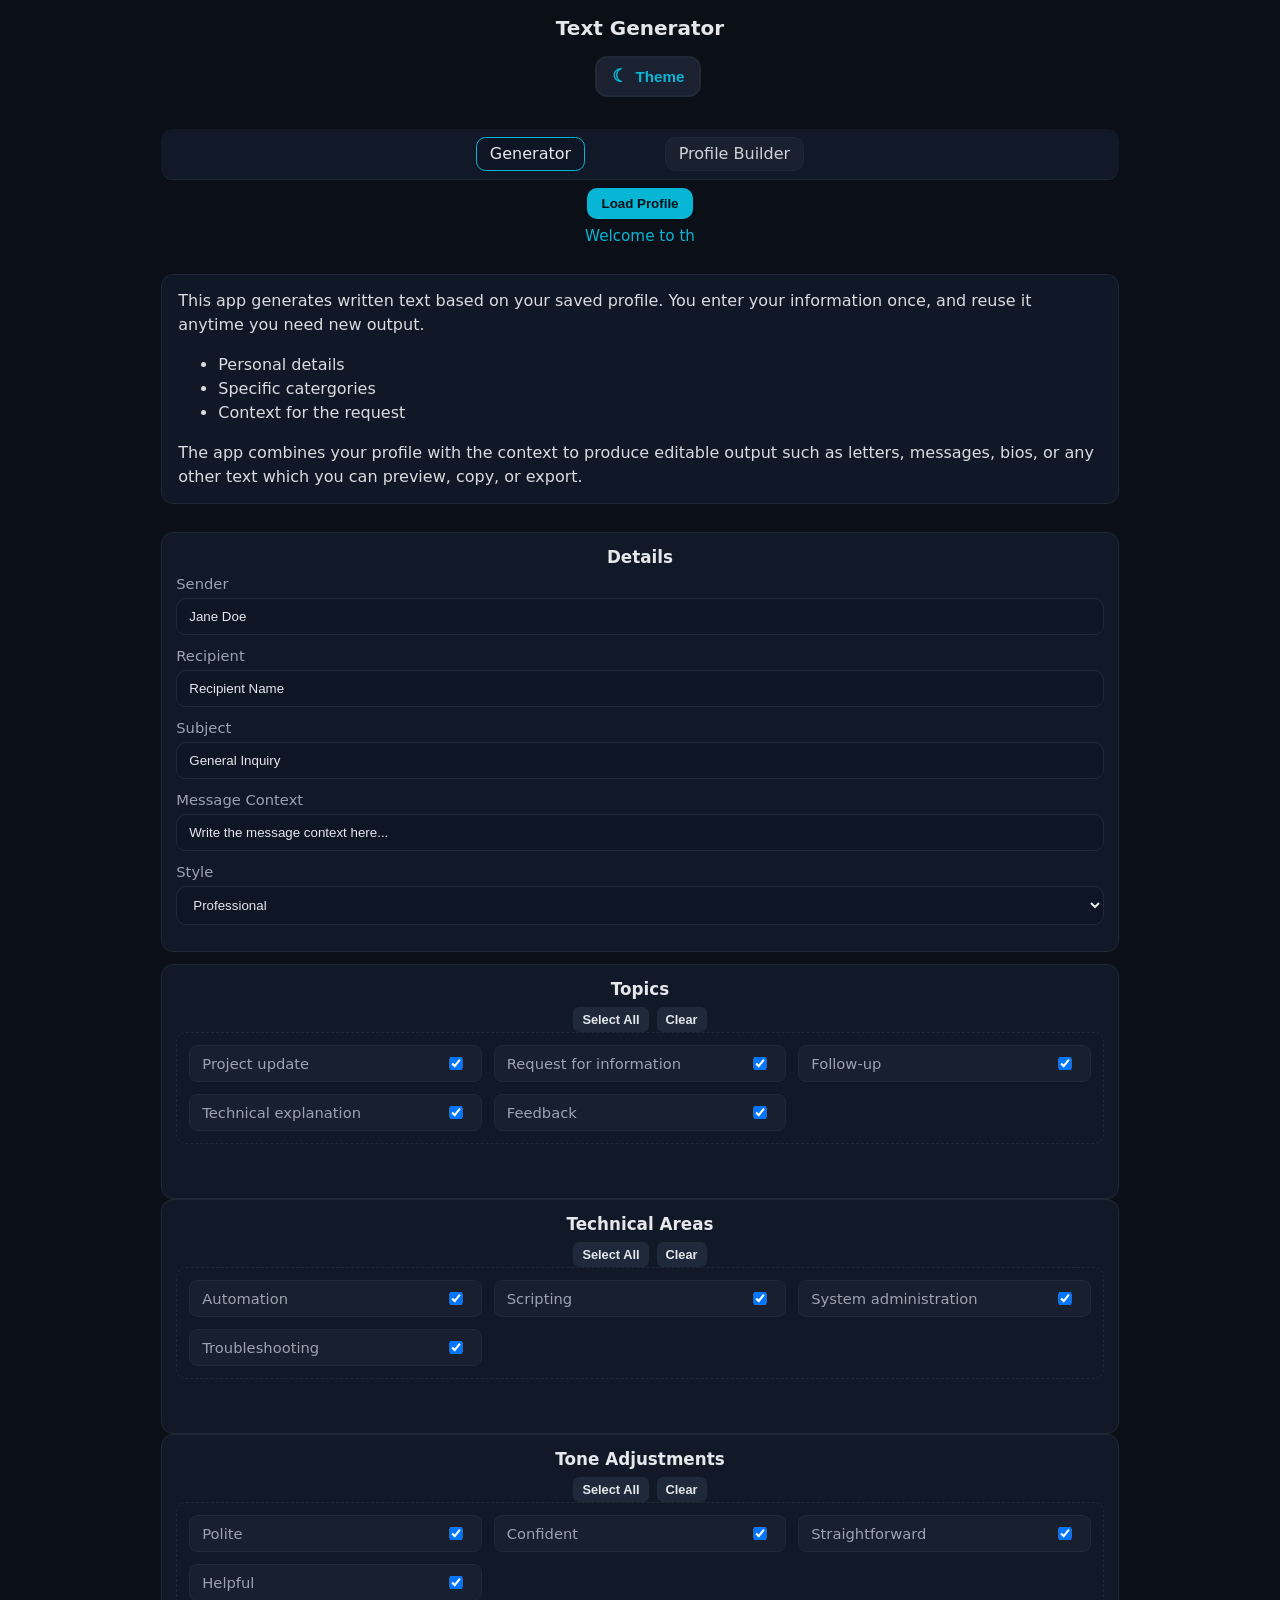
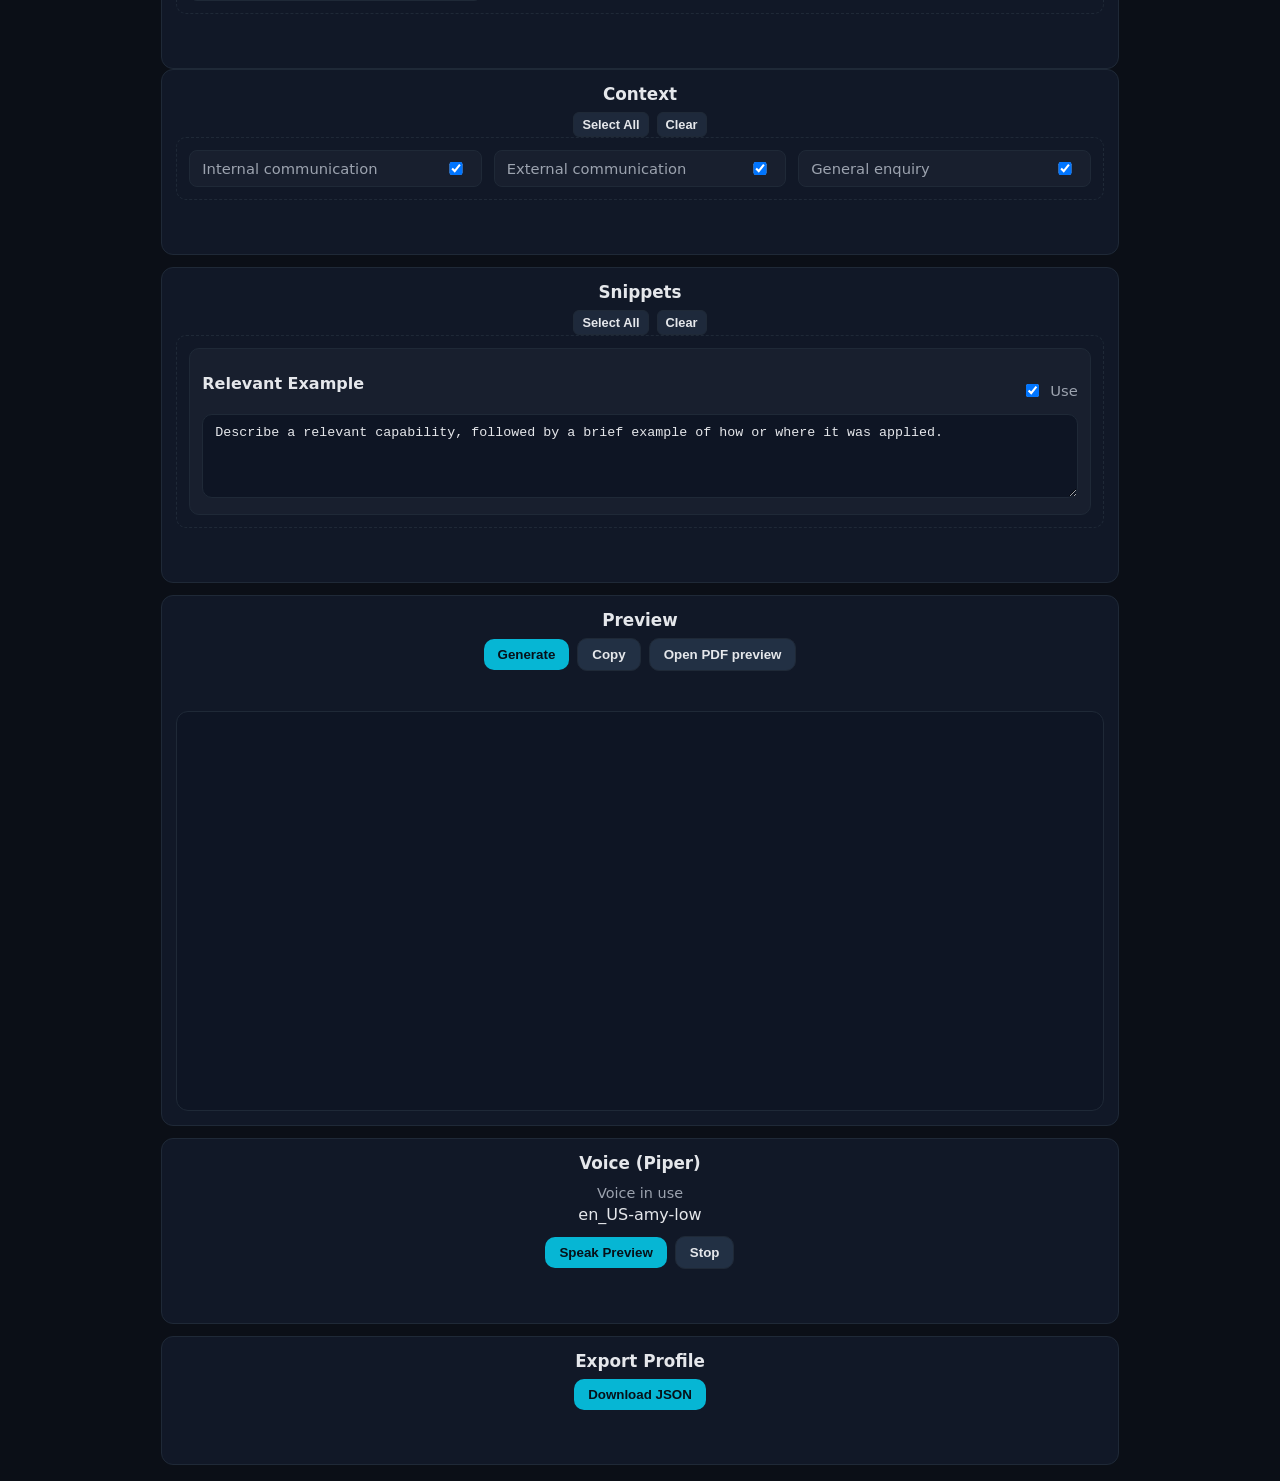
<file: site/index.html>
<!DOCTYPE html>
<html lang="en">
<head>
  <!-- Head / Meta -->
  <meta charset="utf-8" />
  <title>Text Generator</title>
  <meta name="viewport" content="width=device-width, initial-scale=1" />
  <!-- Styles -->
  <link rel="stylesheet" href="css/style.css" />

  <!-- Simple inline favicon -->
  <link rel="icon" href="images/favicon/optimized/favicon.ico" sizes="any">
  <link rel="icon" type="image/png" sizes="32x32" href="images/favicon/optimized/favicon-32x32.png">
  <link rel="icon" type="image/png" sizes="16x16" href="images/favicon/optimized/favicon-16x16.png">
  <link rel="apple-touch-icon" sizes="180x180" href="images/favicon/optimized/favicon-180x180.png">

</head>
<body>
  <!-- App Root -->
  <div id="app"></div>
  <!-- Scripts -->
  <!-- Page Module -->
  <script type="module" src="js/pages/generatorPage.js"></script>
</body>
</html>
</file>
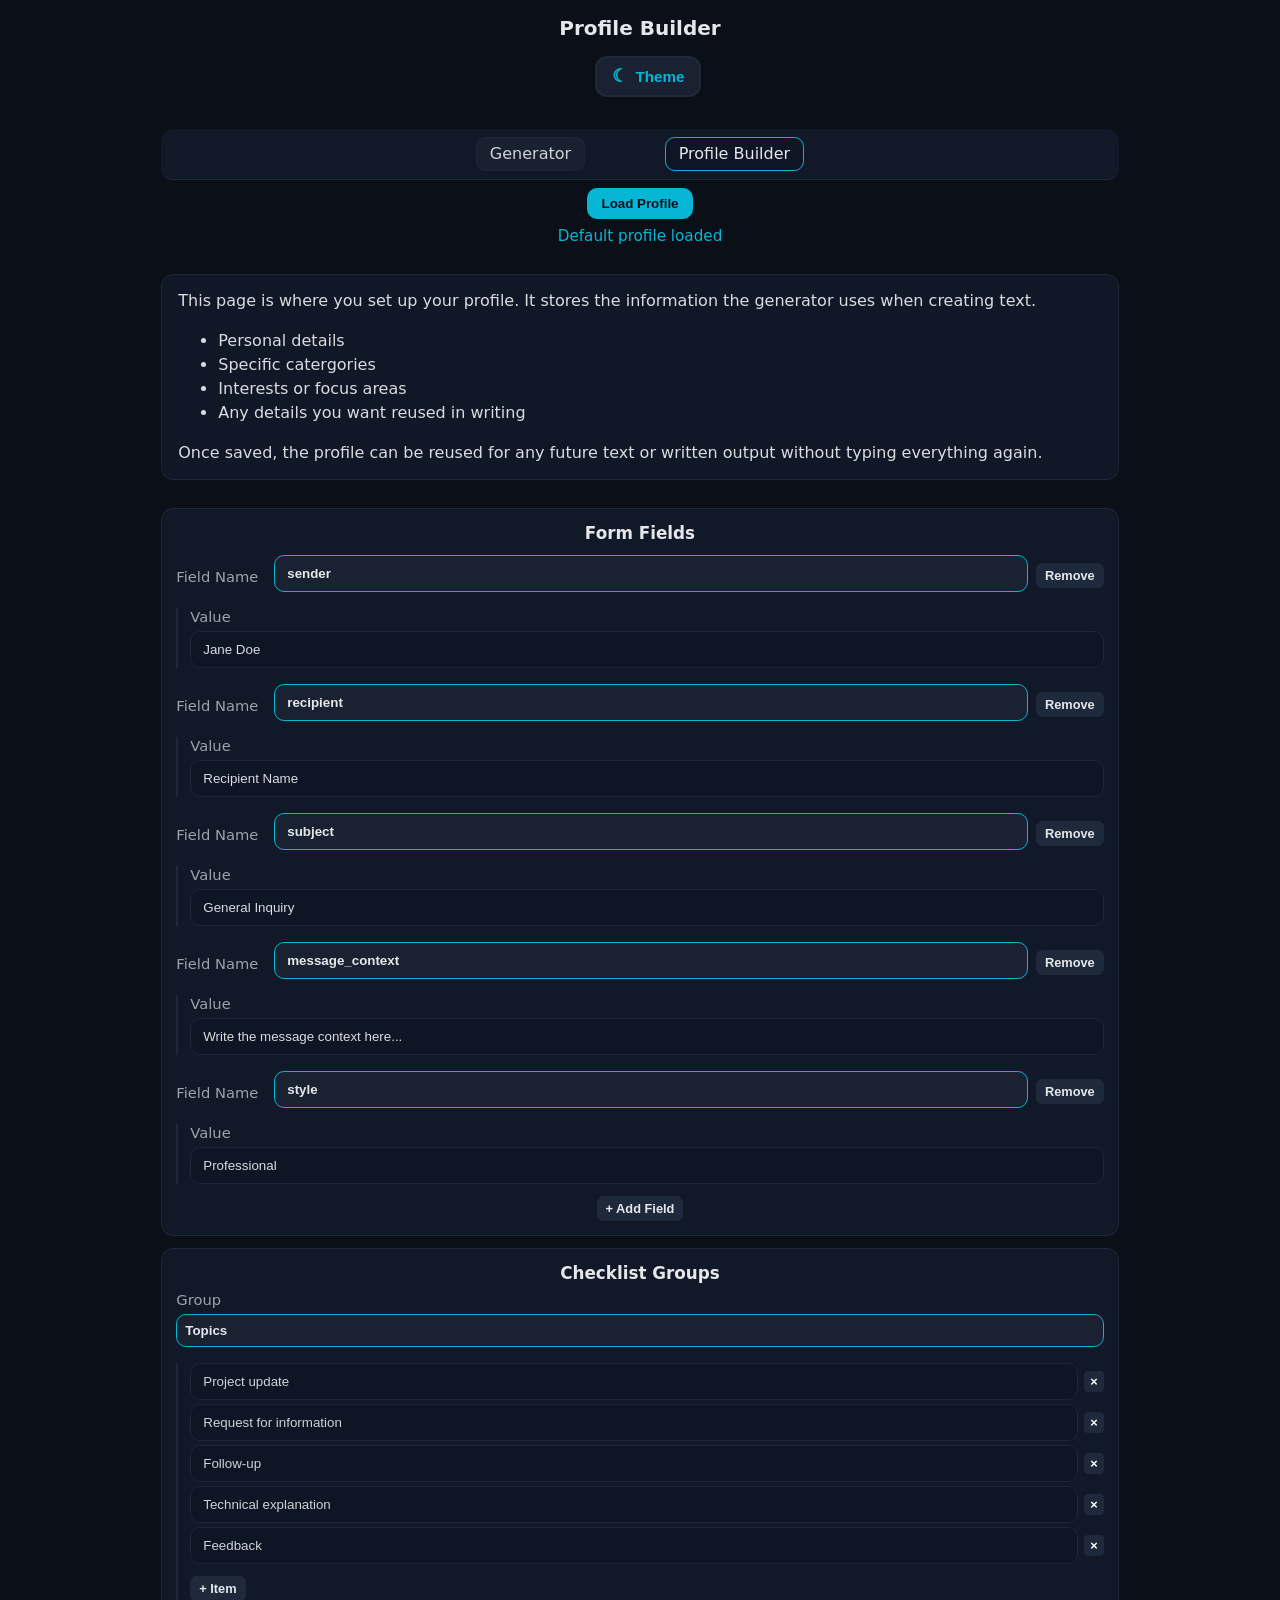
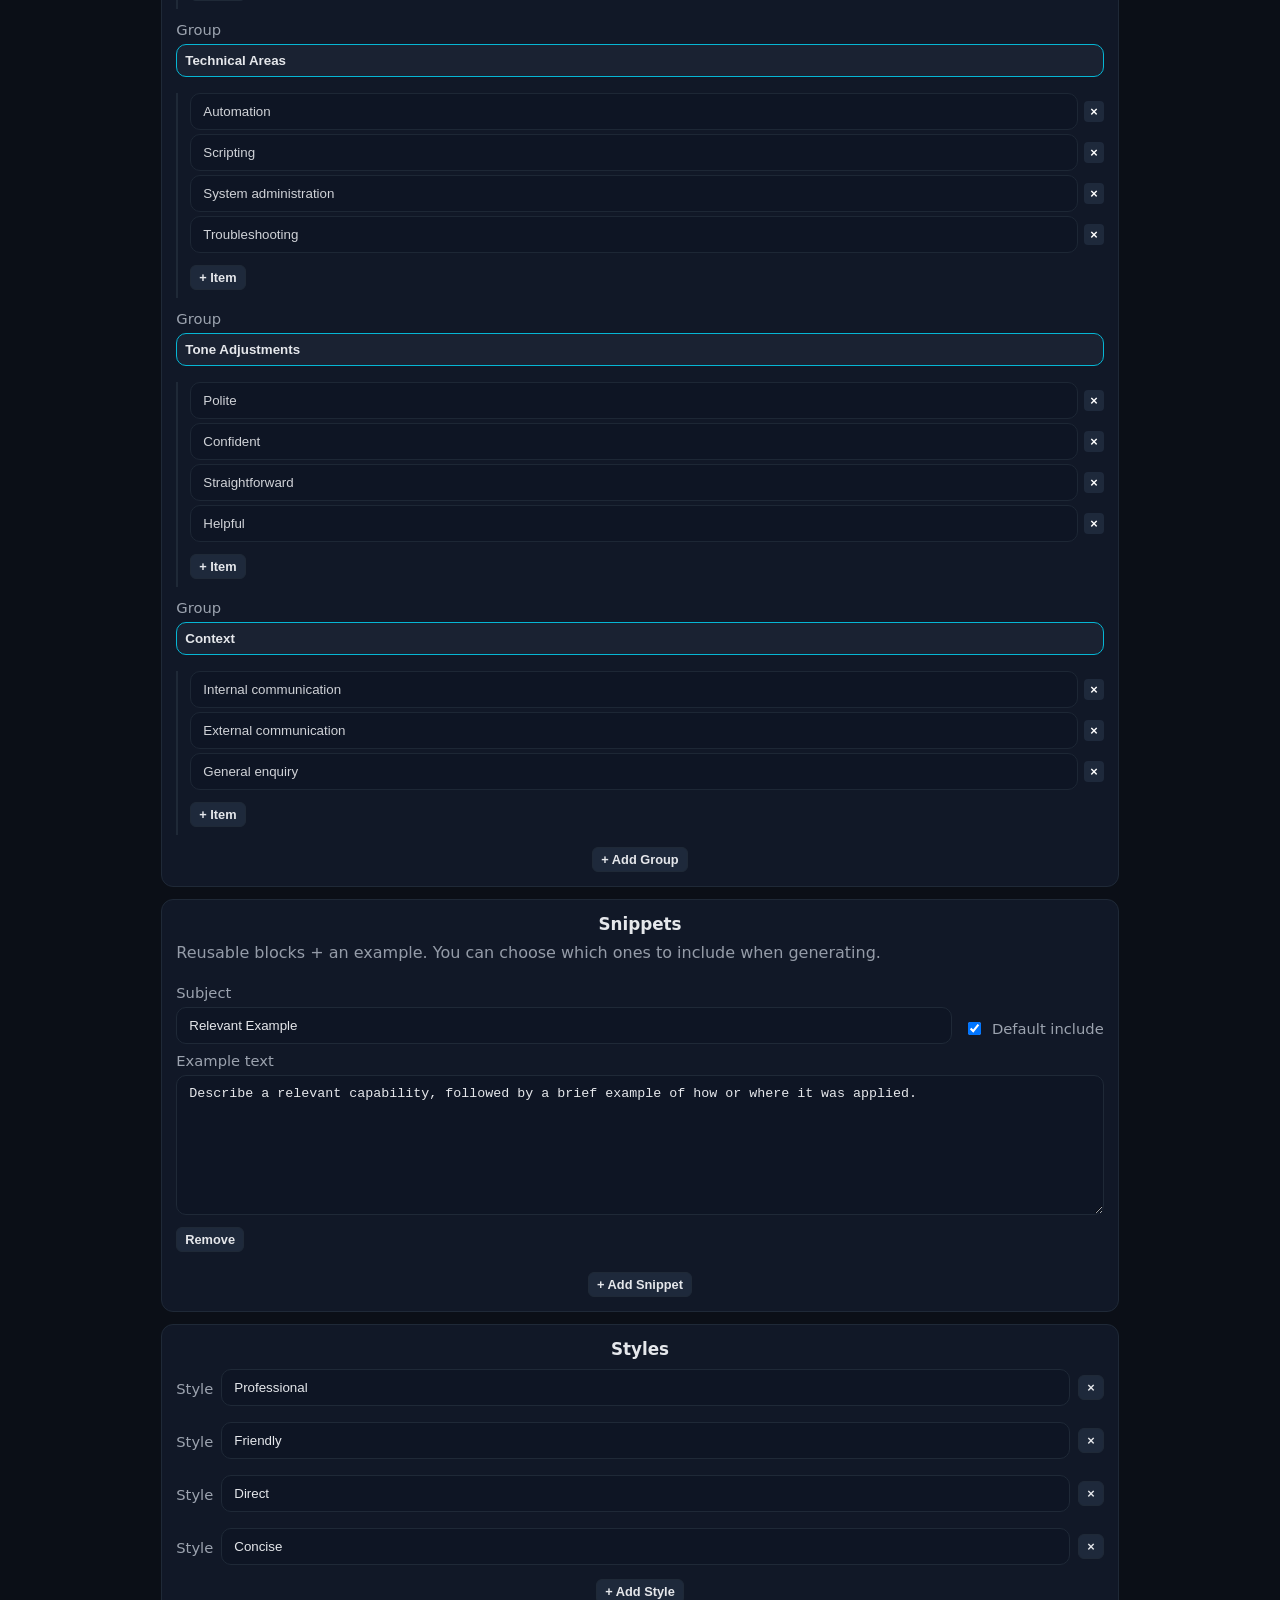
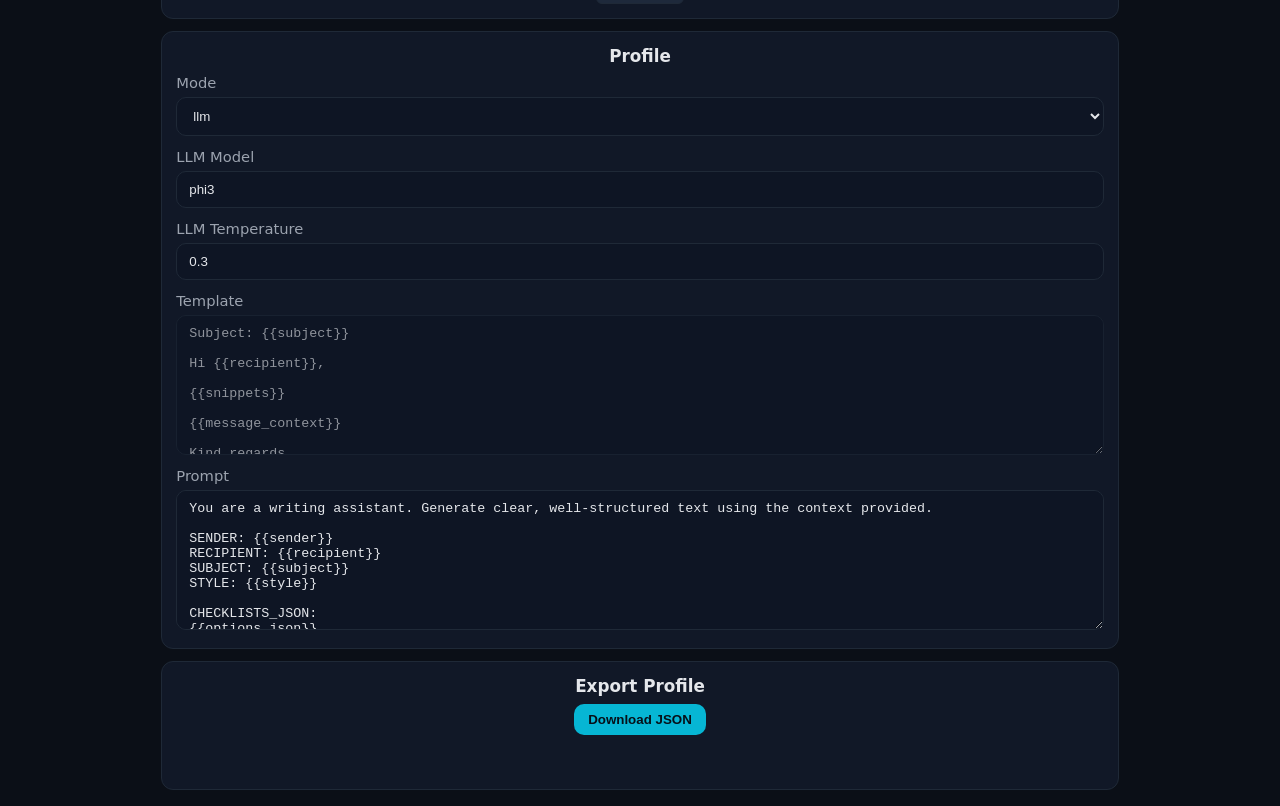
<file: site/profile.html>
<!DOCTYPE html>
<html lang="en">
<head>
  <!-- Head / Meta -->
  <meta charset="utf-8" />
  <title>Profile Builder</title>
  <meta name="viewport" content="width=device-width, initial-scale=1" />
  <!-- Styles -->
  <link rel="stylesheet" href="css/style.css" />

  <!-- Simple inline favicon -->
  <link rel="icon" href="images/favicon/optimized/favicon.ico" sizes="any">
  <link rel="icon" type="image/png" sizes="32x32" href="images/favicon/optimized/favicon-32x32.png">
  <link rel="icon" type="image/png" sizes="16x16" href="images/favicon/optimized/favicon-16x16.png">
  <link rel="apple-touch-icon" sizes="180x180" href="images/favicon/optimized/favicon-180x180.png">

</head>
<body>
  <!-- App Root -->
  <div id="app"></div>
  <!-- Scripts -->
  <!-- Page Module -->
  <script type="module" src="js/pages/profilePage.js"></script>
</body>
</html>
</file>
<file: site/css/style.css>
/* =========================
   Theme Tokens
   ========================= */
:root {
  --bg: #0b0f17;
  --card: #111827;
  --muted: #9ca3af;
  --text: #e5e7eb;
  --border: #1f2937;
  --accent: #06b6d4;
  --surface: #1a2232;
  --surface-alt: #0e1524;
  --danger: #ef4444;
  --button-bg: #223044;
  --button-mini-bg: #1e293b;
  --text-strong: #ffffff;
  --accent-contrast: #071018;
  --overlay-soft: rgba(255,255,255,0.03);
}

html[data-theme="light"] {
  --bg: #f8fafc;
  --card: #ffffff;
  --muted: #4b5563;
  --text: #111827;
  --border: #cbd5e1;
  --accent: #0891b2;
  --surface: #f1f5f9;
  --surface-alt: #e2e8f0;
  --danger: #dc2626;
  --button-bg: #cbd5e1;
  --button-mini-bg: #e2e8f0;
  --text-strong: #ffffff;
  --accent-contrast: #f8fafc;
  --overlay-soft: rgba(15,23,42,0.06);
}

/* =========================
   Base / Reset
   ========================= */
* { box-sizing: border-box; }

body {
  margin: 0;
  background: var(--bg);
  color: var(--text);
  font-family: system-ui, sans-serif;
  font-size: 1rem;
}

.muted {
  color: var(--muted);
  opacity: 0.95;
  margin: 0.25rem 0 0.75rem;
  line-height: 1.4;
}

h1 {
  font-size: 1.25rem;
  margin: 0;
}

/* =======================
   Theme Toggle
======================= */
.theme-toggle-wrapper {
  display: flex;
  justify-content: center;
  margin: 1rem 0 1.5rem 0;
}

.theme-toggle {
  display: inline-flex;
  align-items: center;
  gap: 0.5rem;
  margin-left: 1rem;

  backdrop-filter: blur(8px);
  -webkit-backdrop-filter: blur(8px);

  background: var(--surface);
  border: 2px solid var(--border);
  border-radius: 12px;
  padding: 0.6rem 0.9rem;

  color: var(--accent);
  font-weight: bold;
  cursor: pointer;

  transition: transform 0.2s ease, box-shadow 0.2s ease, color 0.2s ease;
}

.theme-toggle:hover,
.theme-toggle:focus {
  transform: translateY(-2px);
  box-shadow: 0 0 12px var(--accent);
  outline: none;
}

.theme-toggle:active {
  transform: translateY(0);
  box-shadow: none;
}

.theme-toggle-icon {
  font-size: 1.1rem;
  line-height: 1;
}

.theme-toggle-text {
  font-size: 0.95rem;
}


/* =========================
   Top Nav
   ========================= */
.nav {
  position: sticky;
  top: 0;
  z-index: 10;
  display: flex;
  align-items: center;
  justify-content: center;
  padding: 0.75rem 1rem;
  padding-top: 0.5rem;
  padding-bottom: 0.5rem;
  margin-top: 0.5rem;
  background: var(--card);
  border-bottom: 1px solid var(--border);
  border-radius: 0.75rem;
  width: 80%;
}

.nav .brand {
  font-weight: 700;
  text-decoration: none;
  color: var(--text);
}

.nav .nav-links {
  display: flex;
  gap: 5rem;
}

.nav .nav-links a {
  text-decoration: none;         
  color: var(--text);
  padding: 0.4rem 0.8rem;
  border-radius: 0.6rem;
  border: 1px solid var(--border);
  background: var(--surface);          
  transition: 0.15s ease;
  opacity: 0.9;
}

.nav .nav-links a:hover {
  color: var(--text-strong);
  opacity: 1;
  filter: brightness(1.15);
  border-color: var(--accent);
  background: var(--surface-alt);
}

.nav .nav-links a[aria-current="page"] {
  border-color: var(--accent);
  background: var(--surface-alt);
  opacity: 1;
}

/* =========================
   Intro Text
   ========================= */
.intro-text {
  background: var(--card);
  border: 1px solid var(--border);
  border-radius: 0.75rem;
  color: var(--text);
  padding: 0.875rem 1rem;
  width: 80%;
  margin: 0.75rem auto 1rem;
  line-height: 1.5;
  opacity: 0.95;
}

.intro-text p {
  margin: 0; 
}

/* =========================
   App Layout
   ========================= */
.app {
  max-width: min(110rem, 96vw);
  margin: 0 auto;
  padding: 1rem;
}

.split {
  display: flex;
  flex-direction: column;
  gap: 0.75rem;
}

.pane {
  background: var(--card);
  border: 1px solid var(--border);
  border-radius: 0.75rem;
  padding: 0.875rem;
  width: 80%;
  margin: 0 auto;
}

/* ------------------------------------------------------------------
   Pane host isolation hooks
   - PanesCore adds: .pane-host and .pane-host--<data-pane>
   - Pane renderers can add: .pane--<data-pane>
   Use these selectors for per-pane CSS without bleeding styles.
   ------------------------------------------------------------------ */
.pane-host {
  /* no visual changes by default */
}

.pane--error {
  border-color: var(--danger);
}

.pane h2 {
  margin: 0 0 .5rem;
  font-size: 1.05rem;
}

.pane-title {
  text-align: center;
  margin-bottom: 0.5rem;
}

/* =========================
   Voice Info
   ========================= */
.voice-details {
  text-align: center;
  margin: 0.75rem 0;
}

.voice-details label {
  display: block;
  font-size: 0.9rem;
  color: var(--muted);
  margin-bottom: 0.25rem;
}

#voice-label {
  display: inline-block;
  font-weight: 600;
  color: var(--text);
  opacity: 0.9;
}

/* =========================
   Header + Actions
   ========================= */
.header-centered {
  display: flex;
  flex-direction: column;
  align-items: center;
  margin-bottom: 1rem;
  text-align: center;
}

.actions { 
  display: flex; 
  gap: .5rem; 
  justify-content: center; 
}

.actions-centered { 
  margin-top: .5rem; 
  justify-content: center; 
}

/* =========================
   Buttons
   ========================= */
button {
  background: var(--button-bg);
  color: var(--text);
  border: 1px solid var(--border);
  border-radius: 0.625rem;
  padding: 0.5rem 0.875rem;
  font-weight: 600;
}

button.primary { background: var(--accent); color: var(--accent-contrast); border: none; }
button:hover { filter: brightness(1.08); }

button.mini {
  background: var(--button-mini-bg);
  border: 1px solid var(--border);
  padding: 0.25rem 0.5rem;
  border-radius: 0.375rem;
  font-size: 0.8rem;
  margin: 0.5rem auto;
}

.pane .actions {
  display: flex;
  justify-content: center;
  align-items: center;
  gap: .5rem;
}
.pane .actions button {
  display: inline-flex;  
  margin: 0;             
}

.form-field-key-row {
  display: flex;
  align-items: center;
  gap: 8px;
}

.form-field-key-row label {
  min-width: 90px;
}

.form-field-key-row .mini.danger {
  margin-left: auto;
}

.builder-style-row {
  display: flex;
  gap: 8px;
  align-items: center;
}

.builder-style-row .mini.danger {
  margin-left: auto;
}

.checklist-item-row {
  display: flex;
  gap: 6px;
  margin-bottom: 4px;
}

.checklist-item-row button.mini.danger {
  background: var(--button-mini-bg);
  color: var(--text-strong);
  border: none;
  padding: 0 6px;
  cursor: pointer;
  border-radius: 4px;
}


/* =========================
   Forms
   ========================= */
label {
  display: block;
  font-size: 0.92rem;
  color: var(--muted);
  margin: 0.5rem 0 0.375rem;
}

input, textarea, select {
  width: 100%;
  background: var(--surface-alt);
  color: var(--text);
  border: 1px solid var(--border);
  border-radius: 0.625rem;
  padding: 0.625rem 0.75rem;
  outline: none;
}


.form-field-block {
  margin-bottom: 0.75rem;
}

.form-field-key-row input.form-key-input {
  font-weight: 600;
  background: var(--surface);
  border: 1px solid var(--accent);
  margin-top: 0.25rem;
  margin-bottom: 0.5rem;
}

.form-field-value-row input.form-value-input {
  background: var(--surface-alt);
  border: 1px solid var(--border);
  opacity: 0.95;
}

.form-field-value-row {
  padding-left: 0.75rem;
  border-left: 2px solid var(--border);
  margin-top: 0.25rem;
}


textarea { min-height: 8.75rem; resize: vertical; }
.group { margin-bottom: 0.75rem; }

#status,
.status-text {
  min-height: 1.2rem;
  line-height: 1.2rem;
  margin-top: 0.5rem;
  color: var(--accent);
  font-size: 0.95rem;
  transition: opacity 180ms ease;
  opacity: 0;
  visibility: hidden;
}

#status.show,
.status-text.show {
  opacity: 1;
  visibility: visible;
}

.is-disabled {
  opacity: .6;
}

.checklist-title-wrap input {
  font-weight: 600;
  background: var(--surface);
  border: 1px solid var(--accent);
  padding: 0.5rem;
  margin-bottom: 0.5rem;
}

.checklist-items-wrap > div > div > input {
  font-weight: 400;
  background: var(--surface-alt);
  border: 1px solid var(--border);
  opacity: 0.9;
}

.checklist-items-wrap {
  padding-left: 0.75rem;
  border-left: 2px solid var(--border);
  margin-top: 0.5rem;
}


/* =========================
   Checklist 
   ========================= */
.checklist {
  display: grid;
  grid-template-columns: repeat(auto-fill, minmax(280px, 1fr)); 
  gap: 0.75rem;  
  border: 1px dashed var(--border);
  border-radius: 0.625rem;
  padding: 0.75rem;
}

.checkrow {
  display: grid;
  grid-template-columns: 1fr auto; 
  align-items: center;
  padding: 0.5rem 0.75rem;
  background: var(--overlay-soft);
  border: 1px solid var(--border);
  border-radius: 0.5rem;
}

.checkrow label { 
  margin: 0; 
}

.checkrow input[type="checkbox"] { 
  justify-self: end; 
}

.checkrow:last-child { 
  border-bottom: 1px solid var(--border); 
}

.flash {
  display: block;
  text-align: center;
  min-height: 2em; 
  margin-top: 0.5rem;
  padding-bottom: 0.5rem;
}

/* =========================
   Snippets
   ========================= */
.snippet-row-top {
  display: grid;
  grid-template-columns: 1fr auto;
  gap: 0.75rem;
  align-items: end;
}

.snippet-include {
  display: flex;
  align-items: center;
  gap: 0.5rem;
  justify-content: flex-end;
  margin-top: 1.25rem;
  color: var(--muted);
  font-size: 0.92rem;
}

.snippet-include input[type="checkbox"] {
  width: auto;
}

.snippet-list {
  display: grid;
  grid-template-columns: 1fr;
  gap: 0.75rem;
  border: 1px dashed var(--border);
  border-radius: 0.625rem;
  padding: 0.75rem;
}

.snippet-card {
  border: 1px solid var(--border);
  border-radius: 0.625rem;
  background: var(--overlay-soft);
  padding: 0.75rem;
}

.snippet-head {
  display: grid;
  grid-template-columns: 1fr auto;
  gap: 0.75rem;
  align-items: center;
  margin-bottom: 0.5rem;
}

.snippet-subject {
  font-weight: 700;
}

.snippet-body textarea {
  min-height: 5.25rem;
}

/* =========================
   Preview
   ========================= */
.text {
  background: var(--surface-alt);
  border: 1px solid var(--border);
  border-radius: 0.75rem;
  padding: 1rem;
  white-space: pre-wrap;
  line-height: 1.5;
  min-height: 25rem;
  width: 100%;
  resize: vertical;
  font-family: inherit;
  line-height: 1.5;
}

#preview-flash {
  text-align: center;
  min-height: 2em; 
  margin-top: 0.5rem;
  padding-bottom: 0.5rem;
}

/* =========================
   Responsive
   ========================= */
@media (max-width: 600px) {
  .split {
    display: flex;
    flex-direction: column;
    gap: 0.5rem;
  }

  .pane {
    width: 100%;
    padding: 0.75rem;
  }

  .app {
    padding: 0.5rem;
  }
}
</file>
